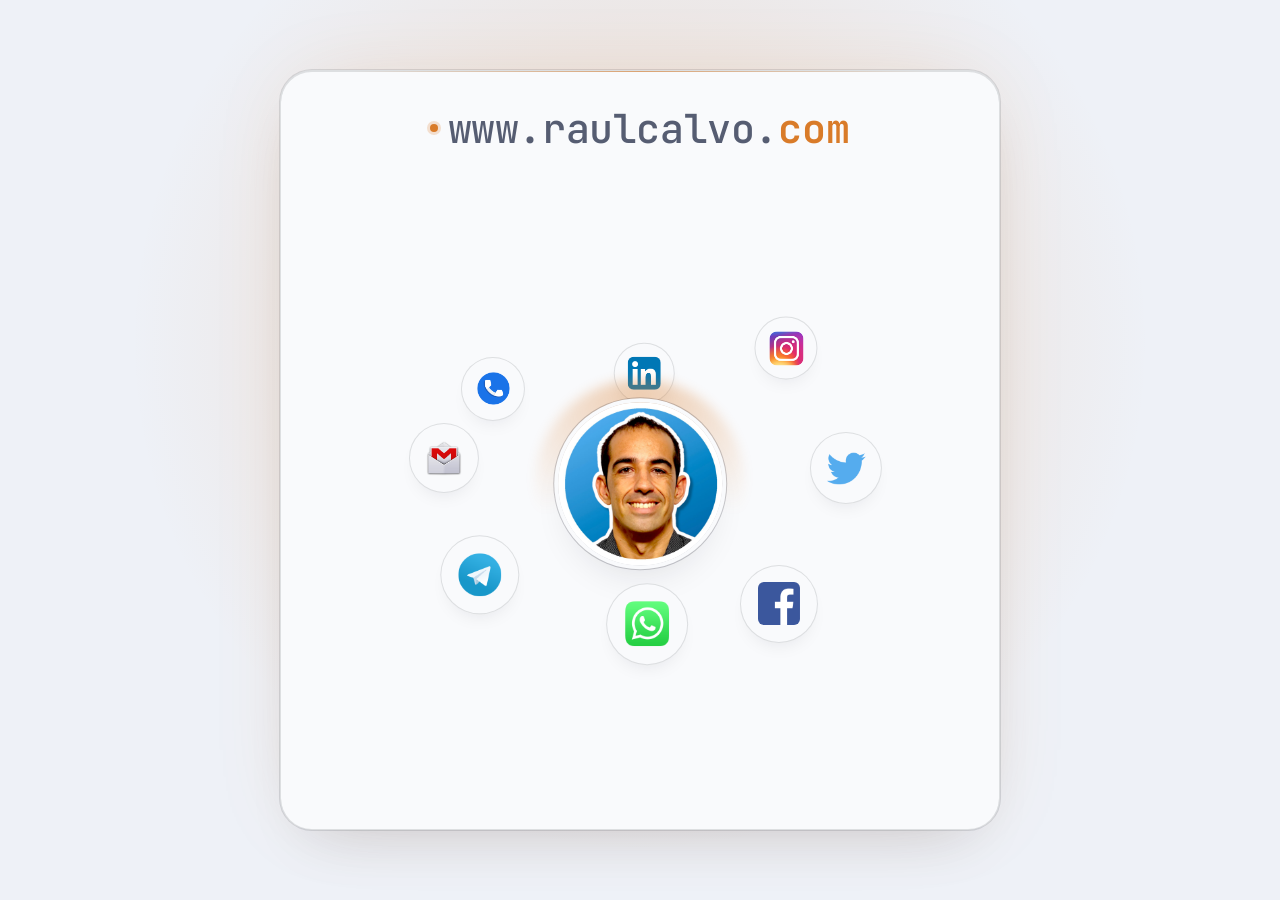
<file: index.html>
<!DOCTYPE html>
<html lang="es">
<head>
<meta charset="UTF-8">
<title>Raúl Calvo</title>
<meta name="viewport" content="width=device-width, initial-scale=1, viewport-fit=cover">
<meta name="description" content="Raúl Calvo — LinkedIn, Instagram, Facebook, Twitter, WhatsApp, Telegram, email, phone.">
<meta name="theme-color" content="#eef1f7">
<meta name="theme-color" content="#0b0d14" media="(prefers-color-scheme: dark)">

<link rel="apple-touch-icon" sizes="57x57" href="/favicons/apple-touch-icon-57x57.png">
<link rel="apple-touch-icon" sizes="60x60" href="/favicons/apple-touch-icon-60x60.png">
<link rel="apple-touch-icon" sizes="72x72" href="/favicons/apple-touch-icon-72x72.png">
<link rel="apple-touch-icon" sizes="76x76" href="/favicons/apple-touch-icon-76x76.png">
<link rel="apple-touch-icon" sizes="114x114" href="/favicons/apple-touch-icon-114x114.png">
<link rel="apple-touch-icon" sizes="120x120" href="/favicons/apple-touch-icon-120x120.png">
<link rel="apple-touch-icon" sizes="144x144" href="/favicons/apple-touch-icon-144x144.png">
<link rel="apple-touch-icon" sizes="152x152" href="/favicons/apple-touch-icon-152x152.png">
<link rel="apple-touch-icon" sizes="180x180" href="/favicons/apple-touch-icon-180x180.png">
<link rel="shortcut icon" href="/favicon.ico">
<link rel="icon" type="image/png" href="/favicons/favicon-32x32.png" sizes="32x32">
<link rel="icon" type="image/png" href="/favicons/android-chrome-192x192.png" sizes="192x192">
<link rel="icon" type="image/png" href="/favicons/favicon-96x96.png" sizes="96x96">
<link rel="icon" type="image/png" href="/favicons/favicon-16x16.png" sizes="16x16">
<link rel="manifest" href="/favicons/manifest.json">
<link rel="mask-icon" href="/favicons/safari-pinned-tab.svg" color="#d97b29">
<meta name="msapplication-TileColor" content="#d97b29">
<meta name="msapplication-TileImage" content="/favicons/mstile-144x144.png">

<link rel="preconnect" href="https://fonts.googleapis.com">
<link rel="preconnect" href="https://fonts.gstatic.com" crossorigin>
<link href="https://fonts.googleapis.com/css2?family=JetBrains+Mono:wght@400;500;600&family=Manrope:wght@500;600;700;800&display=swap" rel="stylesheet">

<!-- Motor del widget (foto + iconos orbitando + rayo), compartido con embed.html -->
<link rel="stylesheet" href="orbit.css">

<style>
  * { box-sizing: border-box; }

  html, body {
    height: 100%;
    margin: 0;
  }

  body {
    background: var(--paper);
    background-image: radial-gradient(circle at 50% 38%, var(--accent-soft), transparent 60%);
    color: var(--ink);
    font-family: 'Manrope', -apple-system, 'Segoe UI', sans-serif;
    display: flex;
    align-items: center;
    justify-content: center;
    height: 100dvh;
    overflow: hidden;
    padding: clamp(10px, 2.5vh, 28px);
  }

  .mono {
    font-family: 'JetBrains Mono', ui-monospace, 'Cascadia Code', 'SFMono-Regular', Consolas, monospace;
  }

  /* ---------- card frame ---------- */
  .card {
    position: relative;
    width: min(720px, 100%);
    height: min(100%, 760px);
    background: var(--surface);
    border: 1px solid var(--line);
    border-radius: clamp(20px, 4vw, 32px);
    box-shadow:
      0 1px 0 var(--line) inset,
      0 30px 60px -30px var(--shadow),
      0 0 0 1px var(--line),
      0 0 90px -30px var(--accent-soft);
    display: flex;
    flex-direction: column;
    padding: clamp(16px, 3.4vh, 34px) clamp(18px, 4vw, 40px);
    gap: clamp(6px, 1.6vh, 16px);
    overflow: hidden;
  }

  .card::before {
    content: "";
    position: absolute;
    top: 0; left: 10%; right: 10%;
    height: 1px;
    background: linear-gradient(90deg, transparent, var(--accent), transparent);
    opacity: 0.6;
  }

  /* ---------- top bar ---------- */
  .topbar {
    display: flex;
    align-items: center;
    justify-content: center;
    gap: 0.6em;
    flex: none;
  }

  .status-dot {
    width: 8px;
    height: 8px;
    border-radius: 50%;
    background: var(--accent);
    box-shadow: 0 0 0 3px var(--accent-soft);
    flex: none;
    animation: pulse 2.6s ease-in-out infinite;
  }

  .site-url {
    font-size: clamp(22px, 5.2vw, 40px);
    font-weight: 500;
    letter-spacing: -0.01em;
    color: var(--ink-soft);
  }

  /* ---------- domain switcher ---------- */
  .domain-switch {
    position: relative;
    display: inline-block;
  }

  /* El color distinto ya basta para indicar que es interactivo — sin
     icono de flecha. */
  .domain-btn {
    font: inherit;
    color: var(--accent);
    background: none;
    border: none;
    padding: 0;
    cursor: pointer;
    font-weight: 600;
  }

  .domain-menu {
    position: absolute;
    top: calc(100% + 10px);
    left: 50%;
    min-width: 88px;
    display: flex;
    flex-direction: column;
    gap: 2px;
    background: var(--surface);
    border: 1px solid var(--line);
    border-radius: 12px;
    box-shadow: 0 16px 32px -16px var(--shadow), 0 0 0 1px var(--line);
    padding: 6px;
    opacity: 0;
    visibility: hidden;
    pointer-events: none;
    transform: translateX(-50%) translateY(-4px);
    transition: opacity 0.15s ease, transform 0.15s ease, visibility 0.15s;
    z-index: 20;
  }

  .domain-switch.open .domain-menu {
    opacity: 1;
    visibility: visible;
    pointer-events: auto;
    transform: translateX(-50%) translateY(0);
  }

  .domain-option {
    padding: 6px 12px;
    border-radius: 8px;
    text-align: center;
    text-decoration: none;
    color: var(--ink-soft);
    font-size: 13px;
  }

  .domain-option:hover,
  .domain-option:focus-visible {
    background: var(--accent-soft);
    color: var(--ink);
    outline: none;
  }

  .domain-option.is-current {
    color: var(--accent);
    font-weight: 600;
  }

  /* .orbit ocupa el 100% de .orbit-wrap (definido en orbit.css); aquí
     solo se fija cómo encaja .orbit-wrap dentro de la tarjeta. */
  .orbit-wrap {
    flex: 1;
    min-height: 0;
  }

  @media (prefers-reduced-motion: reduce) {
    .status-dot { animation: none; }
  }
</style>
</head>
<body>
<script>
  (function(i,s,o,g,r,a,m){i['GoogleAnalyticsObject']=r;i[r]=i[r]||function(){
  (i[r].q=i[r].q||[]).push(arguments)},i[r].l=1*new Date();a=s.createElement(o),
  m=s.getElementsByTagName(o)[0];a.async=1;a.src=g;m.parentNode.insertBefore(a,m)
  })(window,document,'script','https://www.google-analytics.com/analytics.js','ga');

  ga('create', 'UA-55483070-2', 'auto');
  ga('send', 'pageview');
</script>

<main class="card">
  <div class="topbar">
    <span class="status-dot" aria-hidden="true"></span>
    <span class="site-url mono">www.raulcalvo.<span class="domain-switch" id="domainSwitch">
      <button type="button" class="domain-btn" id="domainBtn" aria-haspopup="true" aria-expanded="false" aria-controls="domainMenu">
        <span id="domainLabel">com</span>
      </button>
      <div class="domain-menu mono" id="domainMenu" role="menu">
        <a class="domain-option" role="menuitem" data-domain="com" href="https://www.raulcalvo.com">com</a>
        <a class="domain-option" role="menuitem" data-domain="cat" href="https://www.raulcalvo.cat">cat</a>
        <a class="domain-option" role="menuitem" data-domain="es" href="https://www.raulcalvo.es">es</a>
      </div>
    </span></span>
  </div>

  <div class="orbit-wrap">
    <div class="orbit">
      <svg class="orbit-lines" aria-hidden="true">
        <path id="trail" class="spark-trail" />
        <path id="branch0" class="spark-trail spark-branch" />
        <path id="branch1" class="spark-trail spark-branch" />
      </svg>

      <div class="hub">
        <img src="images/RaulCalvoProfile.jpg" alt="Foto de perfil de Raúl Calvo">
      </div>

      <span class="spark" id="spark" aria-hidden="true"></span>

      <a class="node" target="_blank" rel="noopener" href="https://www.linkedin.com/in/raulcalvotorrado/" aria-label="LinkedIn">
        <img src="images/linkedin.png" alt="" loading="lazy">
      </a>
      <a class="node" target="_blank" rel="noopener" href="https://www.instagram.com/raulcalvotorrado/" aria-label="Instagram">
        <img src="images/instagram.png" alt="" loading="lazy">
      </a>
      <a class="node" target="_blank" rel="noopener" href="http://www.twitter.com/raulcalvo" aria-label="Twitter">
        <img src="images/twitter.png" alt="" loading="lazy">
      </a>
      <a class="node" target="_blank" rel="noopener" href="http://www.facebook.com/raulcalvotorrado" aria-label="Facebook">
        <img src="images/facebook.png" alt="" loading="lazy">
      </a>
      <a class="node" target="_blank" rel="noopener" href="https://wa.me/34627010686" aria-label="WhatsApp">
        <img src="images/whatsapp.png" alt="" loading="lazy">
      </a>
      <a class="node" target="_blank" rel="noopener" href="https://t.me/raulcalvo" aria-label="Telegram">
        <img src="images/telegram.png" alt="" loading="lazy">
      </a>
      <a class="node" href="mailto:raulcalvo@gmail.com" aria-label="Email">
        <img src="images/raulcalvo@gmail.com.png" alt="" loading="lazy">
      </a>
      <a class="node" href="tel:+34627010686" aria-label="Phone">
        <img src="images/phone.png" alt="" loading="lazy">
      </a>
    </div>
  </div>
</main>

<script>
  // Desplegable de dominio: muestra el dominio real cuando es uno de los
  // soportados; si no (desarrollo local, file://, IP...), asume .com.
  (function () {
    var DOMAINS = ["com", "cat", "es"];
    var DEFAULT_DOMAIN = "com";
    var host = window.location.hostname.toLowerCase();
    var tld = host.substring(host.lastIndexOf(".") + 1);
    var domain = DOMAINS.indexOf(tld) !== -1 ? tld : DEFAULT_DOMAIN;

    document.getElementById("domainLabel").textContent = domain;
    document.querySelectorAll(".domain-option").forEach(function (opt) {
      if (opt.dataset.domain === domain) opt.classList.add("is-current");
    });

    var switchEl = document.getElementById("domainSwitch");
    var btn = document.getElementById("domainBtn");

    function closeMenu() {
      switchEl.classList.remove("open");
      btn.setAttribute("aria-expanded", "false");
    }
    function toggleMenu() {
      var isOpen = switchEl.classList.toggle("open");
      btn.setAttribute("aria-expanded", String(isOpen));
    }

    btn.addEventListener("click", function (e) {
      e.stopPropagation();
      toggleMenu();
    });
    document.addEventListener("click", function (e) {
      if (!switchEl.contains(e.target)) closeMenu();
    });
    document.addEventListener("keydown", function (e) {
      if (e.key === "Escape") closeMenu();
    });
  })();
</script>

<!-- Motor del widget (foto + iconos orbitando + rayo), compartido con embed.html -->
<script src="orbit.js"></script>
</body>
</html>
</file>
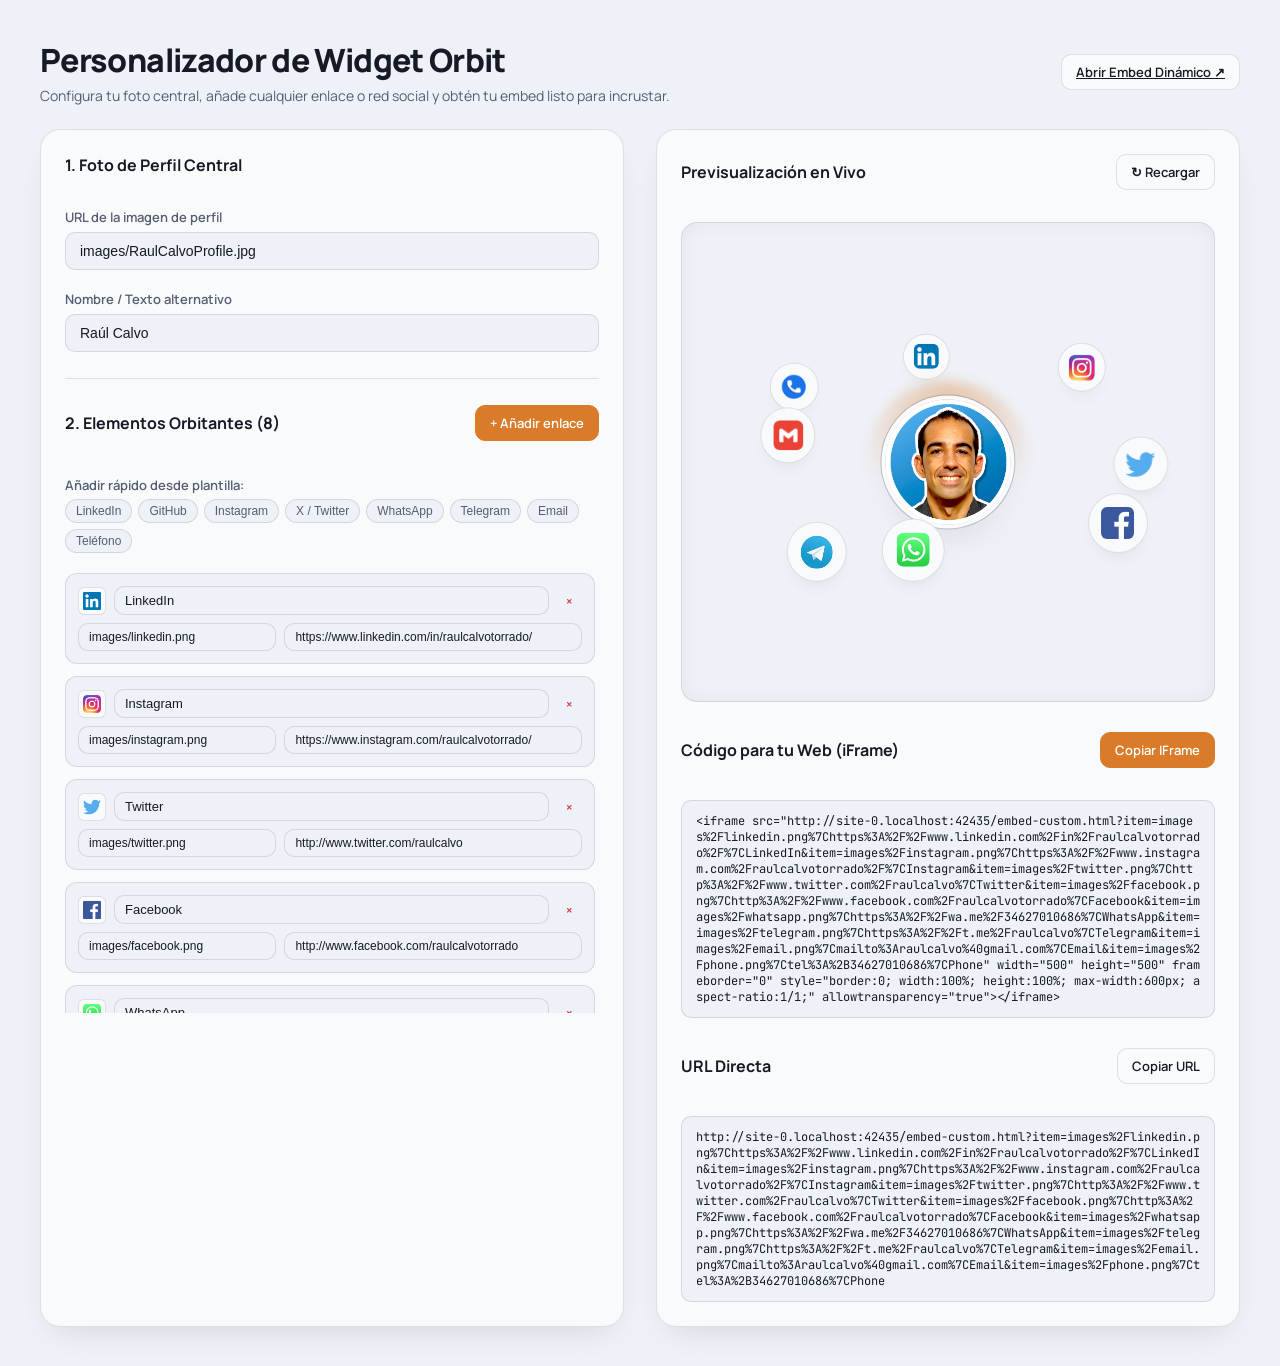
<file: builder.html>
<!DOCTYPE html>
<html lang="es">
<head>
<meta charset="UTF-8">
<title>Generador de Widget Orbit — Raúl Calvo</title>
<meta name="viewport" content="width=device-width, initial-scale=1, viewport-fit=cover">
<meta name="description" content="Configurador interactivo para personalizar tu widget orbit con foto de perfil y enlaces sociales.">
<link rel="shortcut icon" href="favicon.ico">
<link rel="icon" type="image/png" href="favicons/favicon-32x32.png" sizes="32x32">

<link rel="preconnect" href="https://fonts.googleapis.com">
<link rel="preconnect" href="https://fonts.gstatic.com" crossorigin>
<link href="https://fonts.googleapis.com/css2?family=JetBrains+Mono:wght@400;500;600&family=Manrope:wght@500;600;700;800&display=swap" rel="stylesheet">
<link rel="stylesheet" href="orbit.css">

<style>
  * { box-sizing: border-box; }

  body {
    margin: 0;
    min-height: 100vh;
    background: var(--paper);
    color: var(--ink);
    font-family: 'Manrope', -apple-system, 'Segoe UI', sans-serif;
    padding: clamp(16px, 3vw, 40px);
    display: flex;
    flex-direction: column;
    align-items: center;
  }

  .mono {
    font-family: 'JetBrains Mono', monospace;
  }

  .builder-container {
    width: 100%;
    max-width: 1200px;
    display: grid;
    grid-template-columns: 1fr 1fr;
    gap: 32px;
  }

  @media (max-width: 900px) {
    .builder-container {
      grid-template-columns: 1fr;
    }
  }

  header {
    width: 100%;
    max-width: 1200px;
    margin-bottom: 24px;
    display: flex;
    justify-content: space-between;
    align-items: center;
    flex-wrap: wrap;
    gap: 16px;
  }

  h1 {
    margin: 0;
    font-size: clamp(22px, 3vw, 32px);
    font-weight: 800;
    letter-spacing: -0.02em;
  }

  .subtitle {
    margin: 4px 0 0 0;
    color: var(--ink-soft);
    font-size: 14px;
  }

  .card-panel {
    background: var(--surface);
    border: 1px solid var(--line);
    border-radius: 20px;
    padding: 24px;
    box-shadow: 0 14px 34px -16px var(--shadow);
    display: flex;
    flex-direction: column;
    gap: 20px;
  }

  .section-title {
    font-size: 16px;
    font-weight: 700;
    margin: 0 0 12px 0;
    display: flex;
    align-items: center;
    justify-content: space-between;
  }

  .form-group {
    display: flex;
    flex-direction: column;
    gap: 6px;
  }

  label {
    font-size: 13px;
    font-weight: 600;
    color: var(--ink-soft);
  }

  input[type="text"], input[type="url"] {
    width: 100%;
    padding: 10px 14px;
    border-radius: 10px;
    border: 1px solid var(--line);
    background: var(--paper);
    color: var(--ink);
    font-size: 14px;
    transition: border-color 0.2s, box-shadow 0.2s;
  }

  input[type="text"]:focus, input[type="url"]:focus {
    outline: none;
    border-color: var(--accent);
    box-shadow: 0 0 0 3px var(--accent-soft);
  }

  .items-list {
    display: flex;
    flex-direction: column;
    gap: 12px;
    max-height: 440px;
    overflow-y: auto;
    padding-right: 4px;
  }

  .item-row {
    background: var(--paper);
    border: 1px solid var(--line);
    border-radius: 12px;
    padding: 12px;
    display: flex;
    flex-direction: column;
    gap: 8px;
    position: relative;
  }

  .item-row-header {
    display: flex;
    align-items: center;
    gap: 8px;
  }

  .item-icon-preview {
    width: 28px;
    height: 28px;
    border-radius: 6px;
    background: var(--surface);
    border: 1px solid var(--line);
    display: flex;
    align-items: center;
    justify-content: center;
    flex-shrink: 0;
    overflow: hidden;
  }

  .item-icon-preview img {
    width: 70%;
    height: 70%;
    object-fit: contain;
  }

  .item-inputs {
    display: grid;
    grid-template-columns: 1fr 1.5fr;
    gap: 8px;
    width: 100%;
  }

  .btn {
    cursor: pointer;
    font-family: inherit;
    font-size: 13px;
    font-weight: 600;
    padding: 8px 14px;
    border-radius: 10px;
    border: 1px solid var(--line);
    background: var(--surface);
    color: var(--ink);
    transition: background 0.2s, border-color 0.2s, transform 0.1s;
    display: inline-flex;
    align-items: center;
    justify-content: center;
    gap: 6px;
  }

  .btn:hover {
    background: var(--accent-soft);
    border-color: var(--accent);
    color: var(--ink);
  }

  .btn-accent {
    background: var(--accent);
    color: #fff;
    border-color: var(--accent);
  }

  .btn-accent:hover {
    background: var(--accent-bright);
    color: #fff;
  }

  .btn-danger {
    color: #dc3545;
    background: transparent;
    border-color: transparent;
    padding: 4px 8px;
  }

  .btn-danger:hover {
    background: rgba(220, 53, 69, 0.1);
    border-color: rgba(220, 53, 69, 0.3);
  }

  .presets-bar {
    display: flex;
    flex-wrap: wrap;
    gap: 6px;
    margin-top: 4px;
  }

  .preset-btn {
    padding: 4px 10px;
    font-size: 12px;
    border-radius: 20px;
    background: var(--paper);
    border: 1px solid var(--line);
    cursor: pointer;
    color: var(--ink-soft);
    transition: all 0.2s;
  }

  .preset-btn:hover {
    color: var(--ink);
    border-color: var(--accent);
    background: var(--accent-soft);
  }

  .preview-wrapper {
    position: sticky;
    top: 24px;
    display: flex;
    flex-direction: column;
    gap: 16px;
  }

  .preview-frame-container {
    width: 100%;
    height: 480px;
    background: var(--paper);
    border: 1px solid var(--line);
    border-radius: 16px;
    overflow: hidden;
    position: relative;
    box-shadow: inset 0 0 20px rgba(0,0,0,0.05);
  }

  .preview-frame-container iframe {
    width: 100%;
    height: 100%;
    border: none;
    background: transparent;
  }

  .code-output {
    position: relative;
    background: var(--paper);
    border: 1px solid var(--line);
    border-radius: 10px;
    padding: 12px 14px;
    font-size: 12px;
    word-break: break-all;
    user-select: all;
  }

  .copy-badge {
    position: absolute;
    top: 8px;
    right: 8px;
  }

  .copied-toast {
    display: none;
    color: #28a745;
    font-weight: 600;
    font-size: 12px;
    margin-left: 8px;
  }
</style>
</head>
<body>

<header>
  <div>
    <h1>Personalizador de Widget Orbit</h1>
    <p class="subtitle">Configura tu foto central, añade cualquier enlace o red social y obtén tu embed listo para incrustar.</p>
  </div>
  <a href="embed-custom.html" target="_blank" class="btn">Abrir Embed Dinámico &nearr;</a>
</header>

<main class="builder-container">
  <!-- Columna izquierda: Configuración -->
  <section class="card-panel">
    <div class="section-title">
      <span>1. Foto de Perfil Central</span>
    </div>
    
    <div class="form-group">
      <label for="inputAvatar">URL de la imagen de perfil</label>
      <input type="text" id="inputAvatar" value="images/RaulCalvoProfile.jpg" placeholder="https://ejemplo.com/tu-foto.jpg">
    </div>

    <div class="form-group">
      <label for="inputName">Nombre / Texto alternativo</label>
      <input type="text" id="inputName" value="Raúl Calvo" placeholder="Tu Nombre">
    </div>

    <hr style="border: 0; border-top: 1px solid var(--line); margin: 6px 0;">

    <div class="section-title">
      <span>2. Elementos Orbitantes (<span id="itemsCount">8</span>)</span>
      <button type="button" class="btn btn-accent" id="btnAddItem">+ Añadir enlace</button>
    </div>

    <div>
      <label>Añadir rápido desde plantilla:</label>
      <div class="presets-bar">
        <button type="button" class="preset-btn" data-preset="linkedin">LinkedIn</button>
        <button type="button" class="preset-btn" data-preset="github">GitHub</button>
        <button type="button" class="preset-btn" data-preset="instagram">Instagram</button>
        <button type="button" class="preset-btn" data-preset="twitter">X / Twitter</button>
        <button type="button" class="preset-btn" data-preset="whatsapp">WhatsApp</button>
        <button type="button" class="preset-btn" data-preset="telegram">Telegram</button>
        <button type="button" class="preset-btn" data-preset="email">Email</button>
        <button type="button" class="preset-btn" data-preset="phone">Teléfono</button>
      </div>
    </div>

    <div class="items-list" id="itemsList">
      <!-- Generado dinámicamente -->
    </div>
  </section>

  <!-- Columna derecha: Previsualización y Código -->
  <section class="preview-wrapper">
    <div class="card-panel">
      <div class="section-title">
        <span>Previsualización en Vivo</span>
        <button type="button" class="btn" id="btnRefreshPreview">&#8635; Recargar</button>
      </div>

      <div class="preview-frame-container">
        <iframe id="previewIframe" src="embed-custom.html" title="Widget Preview"></iframe>
      </div>

      <div class="section-title" style="margin-top: 10px;">
        <span>Código para tu Web (iFrame)</span>
        <button type="button" class="btn btn-accent" id="btnCopyIframe">Copiar IFrame</button>
      </div>
      <div class="code-output mono" id="iframeCodeOutput"></div>

      <div class="section-title" style="margin-top: 10px;">
        <span>URL Directa</span>
        <button type="button" class="btn" id="btnCopyUrl">Copiar URL</button>
      </div>
      <div class="code-output mono" id="urlCodeOutput"></div>
    </div>
  </section>
</main>

<script>
  (function () {
    var PRESET_DATA = {
      linkedin: { label: "LinkedIn", icon: "images/linkedin.png", url: "https://www.linkedin.com/in/" },
      github: { label: "GitHub", icon: "https://cdn.jsdelivr.net/npm/simple-icons@v9/icons/github.svg", url: "https://github.com/" },
      instagram: { label: "Instagram", icon: "images/instagram.png", url: "https://www.instagram.com/" },
      twitter: { label: "Twitter", icon: "images/twitter.png", url: "https://twitter.com/" },
      whatsapp: { label: "WhatsApp", icon: "images/whatsapp.png", url: "https://wa.me/34627010686" },
      telegram: { label: "Telegram", icon: "images/telegram.png", url: "https://t.me/raulcalvo" },
      email: { label: "Email", icon: "images/email.png", url: "mailto:raulcalvo@gmail.com" },
      phone: { label: "Phone", icon: "images/phone.png", url: "tel:+34627010686" }
    };

    var items = [
      { icon: "images/linkedin.png", url: "https://www.linkedin.com/in/raulcalvotorrado/", label: "LinkedIn" },
      { icon: "images/instagram.png", url: "https://www.instagram.com/raulcalvotorrado/", label: "Instagram" },
      { icon: "images/twitter.png", url: "http://www.twitter.com/raulcalvo", label: "Twitter" },
      { icon: "images/facebook.png", url: "http://www.facebook.com/raulcalvotorrado", label: "Facebook" },
      { icon: "images/whatsapp.png", url: "https://wa.me/34627010686", label: "WhatsApp" },
      { icon: "images/telegram.png", url: "https://t.me/raulcalvo", label: "Telegram" },
      { icon: "images/email.png", url: "mailto:raulcalvo@gmail.com", label: "Email" },
      { icon: "images/phone.png", url: "tel:+34627010686", label: "Phone" }
    ];

    var inputAvatar = document.getElementById("inputAvatar");
    var inputName = document.getElementById("inputName");
    var itemsList = document.getElementById("itemsList");
    var itemsCount = document.getElementById("itemsCount");
    var previewIframe = document.getElementById("previewIframe");
    var iframeCodeOutput = document.getElementById("iframeCodeOutput");
    var urlCodeOutput = document.getElementById("urlCodeOutput");

    function renderList() {
      itemsList.innerHTML = "";
      itemsCount.textContent = items.length;

      items.forEach(function (item, index) {
        var row = document.createElement("div");
        row.className = "item-row";

        row.innerHTML = `
          <div class="item-row-header">
            <div class="item-icon-preview">
              <img src="${item.icon || 'images/linkedin.png'}" onerror="this.style.opacity=0.3" alt="">
            </div>
            <input type="text" class="input-label" placeholder="Nombre / Red" value="${item.label || ''}" style="flex: 1; padding: 6px 10px; font-size: 13px;">
            <button type="button" class="btn btn-danger btn-delete" title="Eliminar">&times;</button>
          </div>
          <div class="item-inputs">
            <input type="text" class="input-icon" placeholder="URL Icono (png/svg)" value="${item.icon || ''}" style="padding: 6px 10px; font-size: 12px;">
            <input type="text" class="input-url" placeholder="URL Destino (https://...)" value="${item.url || ''}" style="padding: 6px 10px; font-size: 12px;">
          </div>
        `;

        // Eventos
        var inputLabel = row.querySelector(".input-label");
        var inputIcon = row.querySelector(".input-icon");
        var inputUrl = row.querySelector(".input-url");
        var iconImg = row.querySelector(".item-icon-preview img");

        inputLabel.addEventListener("input", function () {
          item.label = inputLabel.value;
          updatePreview();
        });

        inputIcon.addEventListener("input", function () {
          item.icon = inputIcon.value;
          iconImg.src = inputIcon.value;
          updatePreview();
        });

        inputUrl.addEventListener("input", function () {
          item.url = inputUrl.value;
          updatePreview();
        });

        row.querySelector(".btn-delete").addEventListener("click", function () {
          items.splice(index, 1);
          renderList();
          updatePreview();
        });

        itemsList.appendChild(row);
      });
    }

    var debounceTimer = null;
    function updatePreview() {
      clearTimeout(debounceTimer);
      debounceTimer = setTimeout(function () {
        var avatar = inputAvatar.value.trim();
        var name = inputName.value.trim();

        // Construir URL con parámetros
        var isDefault = (avatar === "images/RaulCalvoProfile.jpg" && name === "Raúl Calvo" && items.length === 8);
        
        var queryParams = new URLSearchParams();
        if (avatar && avatar !== "images/RaulCalvoProfile.jpg") queryParams.set("avatar", avatar);
        if (name && name !== "Raúl Calvo") queryParams.set("name", name);

        items.forEach(function (it) {
          if (it.icon || it.url) {
            queryParams.append("item", (it.icon || "") + "|" + (it.url || "") + "|" + (it.label || ""));
          }
        });

        var queryString = queryParams.toString();
        var targetUrl = queryString ? "embed-custom.html?" + queryString : "embed-custom.html";

        previewIframe.src = targetUrl;
        
        var fullAbsoluteUrl = window.location.origin + window.location.pathname.replace(/builder\.html.*$/i, "") + targetUrl;
        urlCodeOutput.textContent = fullAbsoluteUrl;

        var iframeSnippet = `<iframe src="${fullAbsoluteUrl}" width="500" height="500" frameborder="0" style="border:0; width:100%; height:100%; max-width:600px; aspect-ratio:1/1;" allowtransparency="true"></iframe>`;
        iframeCodeOutput.textContent = iframeSnippet;
      }, 250);
    }

    // Botón añadir
    document.getElementById("btnAddItem").addEventListener("click", function () {
      items.push({ icon: "images/linkedin.png", url: "https://", label: "Nuevo Enlace" });
      renderList();
      updatePreview();
    });

    // Presets
    document.querySelectorAll(".preset-btn").forEach(function (btn) {
      btn.addEventListener("click", function () {
        var p = PRESET_DATA[btn.dataset.preset];
        if (p) {
          items.push({ icon: p.icon, url: p.url, label: p.label });
          renderList();
          updatePreview();
        }
      });
    });

    inputAvatar.addEventListener("input", updatePreview);
    inputName.addEventListener("input", updatePreview);

    document.getElementById("btnRefreshPreview").addEventListener("click", function () {
      previewIframe.src = previewIframe.src;
    });

    function copyText(text, btn) {
      navigator.clipboard.writeText(text).then(function () {
        var originalText = btn.textContent;
        btn.textContent = "¡Copiado!";
        setTimeout(function () { btn.textContent = originalText; }, 1800);
      });
    }

    document.getElementById("btnCopyIframe").addEventListener("click", function () {
      copyText(iframeCodeOutput.textContent, this);
    });

    document.getElementById("btnCopyUrl").addEventListener("click", function () {
      copyText(urlCodeOutput.textContent, this);
    });

    renderList();
    updatePreview();
  })();
</script>
</body>
</html>
</file>
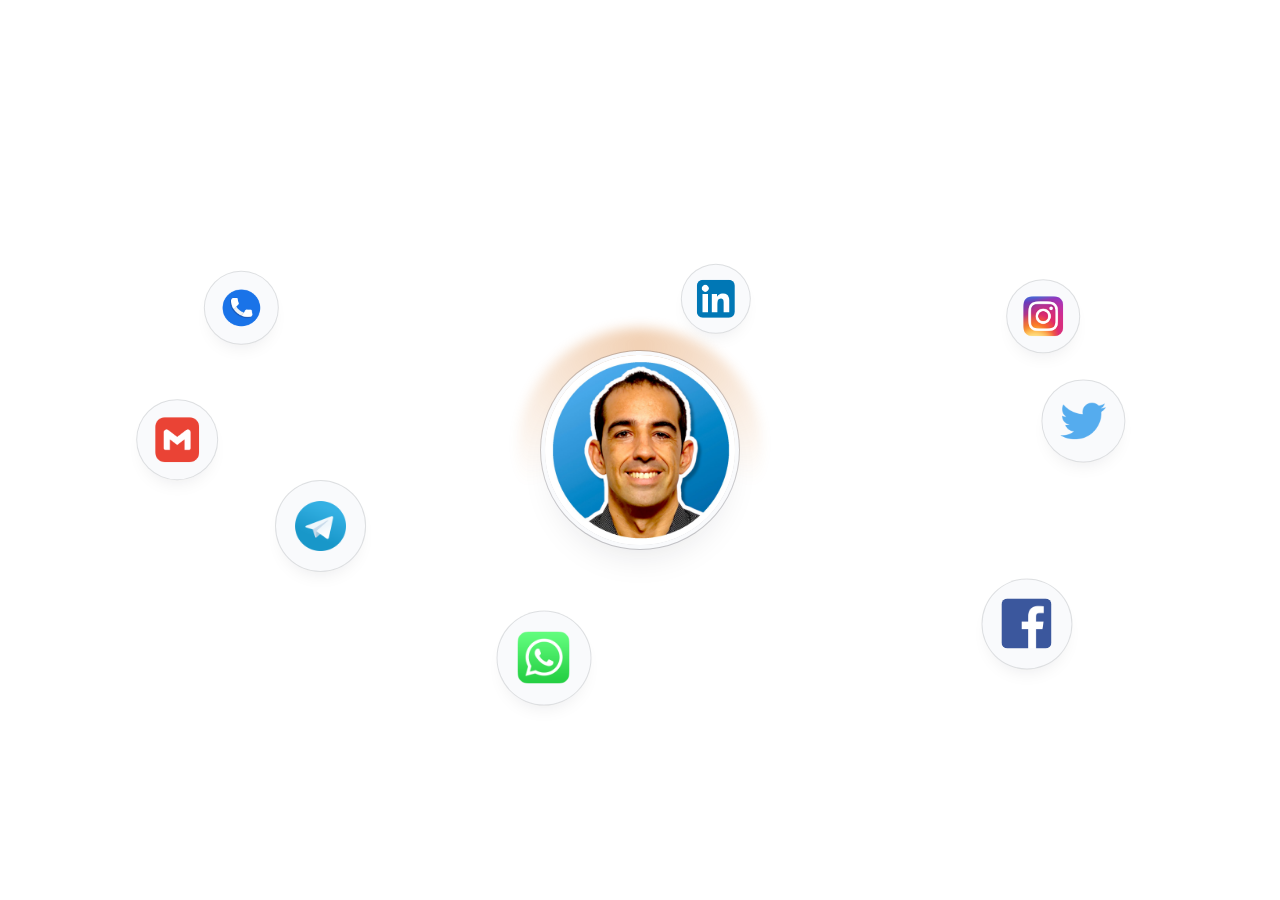
<file: embed-custom.html>
<!DOCTYPE html>
<html lang="es">
<head>
<meta charset="UTF-8">
<title id="pageTitle">Widget Orbit</title>
<meta name="viewport" content="width=device-width, initial-scale=1, viewport-fit=cover">
<meta name="robots" content="noindex">
<link rel="shortcut icon" href="favicon.ico">
<link rel="icon" type="image/png" href="favicons/favicon-32x32.png" sizes="32x32">

<!-- Motor visual del widget (foto + iconos orbitando + rayo) -->
<link rel="stylesheet" href="orbit.css">

<style>
  * { box-sizing: border-box; }

  html, body {
    height: 100%;
    margin: 0;
  }

  body {
    background: transparent;
    overflow: hidden;
  }

  .orbit-wrap {
    width: 100%;
    height: 100%;
  }
</style>
</head>
<body>
<div class="orbit-wrap">
  <div class="orbit" id="orbitContainer">
    <svg class="orbit-lines" aria-hidden="true">
      <path id="trail" class="spark-trail" />
      <path id="branch0" class="spark-trail spark-branch" />
      <path id="branch1" class="spark-trail spark-branch" />
    </svg>

    <div class="hub" id="hub">
      <img id="hubImg" src="images/RaulCalvoProfile.jpg" alt="Foto de perfil">
    </div>

    <span class="spark" id="spark" aria-hidden="true"></span>

    <!-- Los nodos (.node) se generan dinámicamente antes de inicializar orbit.js -->
  </div>
</div>

<script>
  (function () {
    // Configuración por defecto (idéntica a embed.html)
    var DEFAULT_AVATAR = "images/RaulCalvoProfile.jpg";
    var DEFAULT_NAME = "Raúl Calvo";
    var DEFAULT_ITEMS = [
      { icon: "images/linkedin.png", url: "https://www.linkedin.com/in/raulcalvotorrado/", label: "LinkedIn" },
      { icon: "images/instagram.png", url: "https://www.instagram.com/raulcalvotorrado/", label: "Instagram" },
      { icon: "images/twitter.png", url: "http://www.twitter.com/raulcalvo", label: "Twitter" },
      { icon: "images/facebook.png", url: "http://www.facebook.com/raulcalvotorrado", label: "Facebook" },
      { icon: "images/whatsapp.png", url: "https://wa.me/34627010686", label: "WhatsApp" },
      { icon: "images/telegram.png", url: "https://t.me/raulcalvo", label: "Telegram" },
      { icon: "images/email.png", url: "mailto:raulcalvo@gmail.com", label: "Email" },
      { icon: "images/phone.png", url: "tel:+34627010686", label: "Phone" }
    ];

    function safeUrl(url) {
      if (!url || typeof url !== "string") return "#";
      var trimmed = url.trim();
      // Permitir http, https, mailto, tel o rutas relativas
      if (/^(https?:\/\/|mailto:|tel:|\/|\.\/|[a-zA-Z0-9_\-\/]+\.[a-zA-Z0-9]+)/i.test(trimmed)) {
        return trimmed;
      }
      return "#";
    }

    function safeImgUrl(url) {
      if (!url || typeof url !== "string") return "";
      var trimmed = url.trim();
      if (/^(https?:\/\/|data:image\/|\/|\.\/|[a-zA-Z0-9_\-\/]+\.[a-zA-Z0-9]+)/i.test(trimmed)) {
        return trimmed;
      }
      return "";
    }

    function parseConfig() {
      var params = new URLSearchParams(window.location.search);
      var hash = window.location.hash.replace(/^#/, "");
      var hashParams = new URLSearchParams(hash);

      var avatar = params.get("avatar") || params.get("profile") || params.get("img") || hashParams.get("avatar") || "";
      var name = params.get("name") || params.get("alt") || hashParams.get("name") || "";
      var rawConfig = params.get("config") || hashParams.get("config") || "";
      var rawData = params.get("data") || hashParams.get("data") || "";

      var items = [];

      // 1. Intentar parsear Base64 (#data=... o ?data=...)
      if (rawData) {
        try {
          var decodedStr = atob(decodeURIComponent(rawData));
          var parsedData = JSON.parse(decodedStr);
          if (parsedData) {
            if (parsedData.avatar && !avatar) avatar = parsedData.avatar;
            if (parsedData.name && !name) name = parsedData.name;
            if (Array.isArray(parsedData.items)) items = parsedData.items;
          }
        } catch (e) {
          console.warn("No se pudo decodificar el parámetro data base64:", e);
        }
      }

      // 2. Intentar parsear JSON en config (?config=... o #config=...)
      if (rawConfig && items.length === 0) {
        try {
          var parsedConfig = JSON.parse(rawConfig);
          if (parsedConfig) {
            if (parsedConfig.avatar && !avatar) avatar = parsedConfig.avatar;
            if (parsedConfig.name && !name) name = parsedConfig.name;
            if (Array.isArray(parsedConfig.items)) items = parsedConfig.items;
          }
        } catch (e) {
          console.warn("No se pudo parsear el parámetro config JSON:", e);
        }
      }

      // 3. Intentar parsear parámetros repetidos 'item' o 'node' (ej: ?item=icon|url|label)
      if (items.length === 0) {
        var itemParams = params.getAll("item").concat(params.getAll("node")).concat(hashParams.getAll("item"));
        if (itemParams.length > 0) {
          items = itemParams.map(function (str) {
            var parts = str.split("|");
            return {
              icon: parts[0] || "",
              url: parts[1] || "",
              label: parts[2] || "",
              target: parts[3] || ""
            };
          }).filter(function (it) { return it.icon || it.url; });
        }
      }

      // 4. Intentar parsear parámetros indexados (icon1, url1, label1, icon2...)
      if (items.length === 0) {
        var idx = 1;
        while (params.has("icon" + idx) || params.has("url" + idx) || hashParams.has("icon" + idx)) {
          var icon = params.get("icon" + idx) || hashParams.get("icon" + idx) || "";
          var url = params.get("url" + idx) || hashParams.get("url" + idx) || "";
          var label = params.get("label" + idx) || hashParams.get("label" + idx) || ("Enlace " + idx);
          if (icon || url) {
            items.push({ icon: icon, url: url, label: label });
          }
          idx++;
        }
      }

      // Fallback a los valores por defecto si no se especificaron
      if (!avatar) avatar = DEFAULT_AVATAR;
      if (!name) name = DEFAULT_NAME;
      if (items.length === 0) items = DEFAULT_ITEMS;

      return {
        avatar: avatar,
        name: name,
        items: items
      };
    }

    var config = parseConfig();

    // Actualizar título y foto de perfil central
    var pageTitle = document.getElementById("pageTitle");
    if (pageTitle && config.name) {
      pageTitle.textContent = config.name + " — widget";
    }

    var hubImg = document.getElementById("hubImg");
    if (hubImg) {
      hubImg.src = safeImgUrl(config.avatar) || DEFAULT_AVATAR;
      hubImg.alt = config.name ? "Foto de perfil de " + config.name : "Foto de perfil";
    }

    // Inyectar nodos orbitantes en el contenedor
    var orbit = document.getElementById("orbitContainer");
    if (orbit) {
      config.items.forEach(function (item) {
        var a = document.createElement("a");
        a.className = "node";
        var href = safeUrl(item.url);
        a.href = href;

        if (item.label) {
          a.setAttribute("aria-label", item.label);
        }

        // Determinar target
        var isExternal = /^https?:\/\//i.test(href);
        var isSpecial = /^(mailto:|tel:)/i.test(href);
        if (item.target) {
          a.target = item.target;
        } else if (isExternal) {
          a.target = "_blank";
        }

        if (a.target === "_blank") {
          a.rel = "noopener";
        }

        var img = document.createElement("img");
        img.src = safeImgUrl(item.icon);
        img.alt = item.label || "";
        img.loading = "lazy";

        a.appendChild(img);
        orbit.appendChild(a);
      });
    }
  })();
</script>

<!-- Motor del widget (foto + iconos orbitando + rayo) -->
<script src="orbit.js"></script>
</body>
</html>
</file>
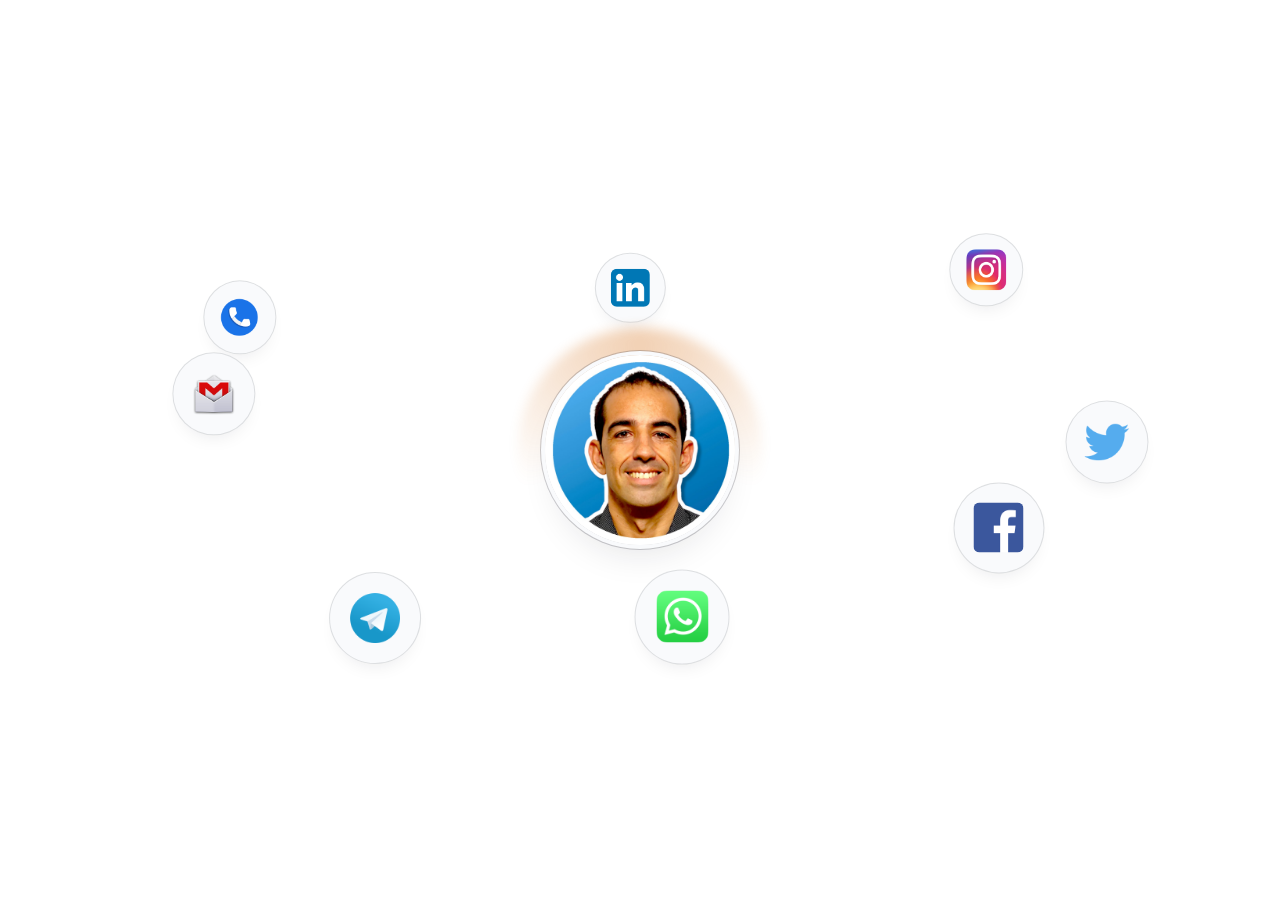
<file: embed.html>
<!DOCTYPE html>
<html lang="es">
<head>
<meta charset="UTF-8">
<title>Raúl Calvo — widget</title>
<meta name="viewport" content="width=device-width, initial-scale=1, viewport-fit=cover">
<meta name="robots" content="noindex">
<link rel="shortcut icon" href="/favicon.ico">
<link rel="icon" type="image/png" href="/favicons/favicon-32x32.png" sizes="32x32">

<!-- Motor del widget (foto + iconos orbitando + rayo), compartido con index.html -->
<link rel="stylesheet" href="orbit.css">

<style>
  /* Página mínima pensada para incrustarse en un <iframe> desde otra
     web: sin marco, sin título, fondo transparente para que se integre
     con el fondo de la página que la incruste. El widget en sí (foto +
     iconos) vive en orbit.css/orbit.js; aquí solo se le da todo el
     espacio disponible. */
  * { box-sizing: border-box; }

  html, body {
    height: 100%;
    margin: 0;
  }

  body {
    background: transparent;
    overflow: hidden;
  }

  .orbit-wrap {
    width: 100%;
    height: 100%;
  }
</style>
</head>
<body>
<div class="orbit-wrap">
  <div class="orbit">
    <svg class="orbit-lines" aria-hidden="true">
      <path id="trail" class="spark-trail" />
      <path id="branch0" class="spark-trail spark-branch" />
      <path id="branch1" class="spark-trail spark-branch" />
    </svg>

    <div class="hub">
      <img src="images/RaulCalvoProfile.jpg" alt="Foto de perfil de Raúl Calvo">
    </div>

    <span class="spark" id="spark" aria-hidden="true"></span>

    <a class="node" target="_blank" rel="noopener" href="https://www.linkedin.com/in/raulcalvotorrado/" aria-label="LinkedIn">
      <img src="images/linkedin.png" alt="" loading="lazy">
    </a>
    <a class="node" target="_blank" rel="noopener" href="https://www.instagram.com/raulcalvotorrado/" aria-label="Instagram">
      <img src="images/instagram.png" alt="" loading="lazy">
    </a>
    <a class="node" target="_blank" rel="noopener" href="http://www.twitter.com/raulcalvo" aria-label="Twitter">
      <img src="images/twitter.png" alt="" loading="lazy">
    </a>
    <a class="node" target="_blank" rel="noopener" href="http://www.facebook.com/raulcalvotorrado" aria-label="Facebook">
      <img src="images/facebook.png" alt="" loading="lazy">
    </a>
    <a class="node" target="_blank" rel="noopener" href="https://wa.me/34627010686" aria-label="WhatsApp">
      <img src="images/whatsapp.png" alt="" loading="lazy">
    </a>
    <a class="node" target="_blank" rel="noopener" href="https://t.me/raulcalvo" aria-label="Telegram">
      <img src="images/telegram.png" alt="" loading="lazy">
    </a>
    <a class="node" href="mailto:raulcalvo@gmail.com" aria-label="Email">
      <img src="images/raulcalvo@gmail.com.png" alt="" loading="lazy">
    </a>
    <a class="node" href="tel:+34627010686" aria-label="Phone">
      <img src="images/phone.png" alt="" loading="lazy">
    </a>
  </div>
</div>

<!-- Motor del widget (foto + iconos orbitando + rayo), compartido con index.html -->
<script src="orbit.js"></script>
</body>
</html>
</file>
<file: orbit.css>
/* ---------------------------------------------------------------
   Motor visual del widget "foto de perfil con iconos orbitando".
   Lo comparten index.html (dentro de la tarjeta de la web principal)
   y embed.html (pensado para incrustarse en otra página vía <iframe>).
   Define tanto los tokens de color (claro/oscuro) como los estilos del
   propio widget; cada página que lo use añade encima su propio "marco"
   (o ninguno, en el caso del embed).
   --------------------------------------------------------------- */

:root {
  --paper: #eef1f7;
  --surface: #f9fafc;
  --ink: #171a24;
  --ink-soft: #565d72;
  --line: rgba(23, 26, 36, 0.12);
  --line-strong: rgba(23, 26, 36, 0.22);
  --accent: #d97b29;
  --accent-soft: rgba(217, 123, 41, 0.22);
  --accent-muted: color-mix(in srgb, var(--accent) 55%, var(--ink-soft) 45%);
  --accent-bright: color-mix(in srgb, var(--accent) 65%, white 45%);
  --shadow: rgba(23, 26, 36, 0.16);
}

@media (prefers-color-scheme: dark) {
  :root {
    --paper: #0b0d14;
    --surface: #12141d;
    --ink: #eef1f7;
    --ink-soft: #9aa1b8;
    --line: rgba(238, 241, 247, 0.14);
    --line-strong: rgba(238, 241, 247, 0.26);
    --accent: #f0a34f;
    --accent-soft: rgba(240, 163, 79, 0.24);
    --shadow: rgba(0, 0, 0, 0.55);
  }
}

/* .orbit-wrap no se dimensiona aquí a propósito: cada página que use el
   widget decide cómo darle tamaño (como hijo flex en index.html, a
   pantalla completa del iframe en embed.html). .orbit siempre ocupa el
   100% de lo que le dé .orbit-wrap; el script (orbit.js) calcula dentro
   de él, según su relación de aspecto real, tanto la posición angular
   de cada icono como su tamaño, para que la órbita se adapte a
   cualquier forma de contenedor. */
.orbit {
  position: relative;
  width: 100%;
  height: 100%;
  --hub-size: 140px;
}

.orbit-lines {
  position: absolute;
  inset: 0;
  width: 100%;
  height: 100%;
  overflow: visible;
  z-index: 17;
  pointer-events: none; /* es solo decorativo: nunca debe robar clics a los iconos de abajo */
}

/* El rayo no existe visualmente en reposo: solo aparece "dibujándose"
   al ritmo de la chispa cuando se clica un enlace (ver orbit.js). */
.spark-trail {
  fill: none;
  stroke: var(--accent-bright);
  stroke-width: 1.4;
  stroke-linecap: round;
  filter: drop-shadow(0 0 3px var(--accent-bright));
  opacity: 0;
}

.spark-trail.active {
  opacity: 1;
}

.spark-branch {
  stroke-width: 1;
  opacity: 0;
}

.spark-branch.active {
  opacity: 0.8;
}

.hub {
  position: absolute;
  top: 50%;
  left: 50%;
  width: var(--hub-size);
  height: var(--hub-size);
  transform: translate(-50%, -50%);
  border-radius: 50%;
  z-index: 8;
}

.hub::before {
  content: "";
  position: absolute;
  inset: -14%;
  border-radius: 50%;
  background: conic-gradient(from 0deg, var(--accent), transparent 30%, transparent 70%, var(--accent));
  opacity: 0.35;
  filter: blur(6px);
  animation: orbit-spin 16s linear infinite;
}

.hub::after {
  content: "";
  position: absolute;
  inset: -35%;
  border-radius: 50%;
  background: radial-gradient(circle, var(--accent-bright), transparent 70%);
  opacity: 0;
  filter: blur(8px);
  pointer-events: none;
}

.hub.flash::after {
  animation: orbit-flashPulse 230ms ease-out;
}

.hub img {
  position: relative;
  width: 100%;
  height: 100%;
  border-radius: 50%;
  object-fit: cover;
  display: block;
  box-shadow: 0 0 0 4px var(--surface), 0 0 0 5px var(--line-strong), 0 20px 40px -18px var(--shadow);
}

/* La posición y el tamaño los fija orbit.js en cada frame (órbita
   elíptica con profundidad) mediante left/top/width/height directos —
   sin transición, para que el movimiento sea fluido y no "vaya a
   rastras" detrás de cada actualización. El transform solo se usa para
   el efecto de hover/flash (centrado + escala), que sí lleva transición. */
.node {
  position: absolute;
  left: 50%;
  top: 50%;
  transform: translate(-50%, -50%);
  border-radius: 50%;
  background: var(--surface);
  border: 1px solid var(--line);
  box-shadow: 0 10px 22px -14px var(--shadow);
  display: flex;
  align-items: center;
  justify-content: center;
  text-decoration: none;
  transition: transform 0.2s ease, box-shadow 0.2s ease, border-color 0.2s ease;
}

.node img {
  width: 56%;
  height: 56%;
  object-fit: contain;
  border-radius: 6px;
}

/* Hover/foco: mismo efecto, en un tono apagado — se reserva el color
   vivo (--accent-bright) para el destello del clic. */
.node:hover,
.node:focus-visible {
  transform: translate(-50%, -50%) scale(1.12);
  border-color: var(--accent-muted);
  box-shadow: 0 14px 26px -12px var(--shadow), 0 0 0 6px color-mix(in srgb, var(--accent-muted) 30%, transparent);
  outline: none;
}

.node:focus-visible {
  outline: 2px solid var(--accent-muted);
  outline-offset: 3px;
}

/* Destello brillante al clicar, justo cuando la chispa llega al nodo.
   Usa @keyframes (no transition) para que el pico de brillo aparezca al
   instante, en vez de ir "subiendo" y quedarse a medias en los ~130ms
   que dura la clase. */
.node.flash {
  animation: orbit-nodeFlash 130ms ease-out forwards;
}

@keyframes orbit-nodeFlash {
  0% {
    transform: translate(-50%, -50%) scale(1.18);
    border-color: var(--accent-bright);
    box-shadow: 0 0 0 10px color-mix(in srgb, var(--accent-bright) 55%, transparent),
      0 0 28px 6px var(--accent-bright),
      0 14px 26px -12px var(--shadow);
  }
  100% {
    transform: translate(-50%, -50%) scale(1.12);
    border-color: var(--accent-muted);
    box-shadow: 0 14px 26px -12px var(--shadow), 0 0 0 6px color-mix(in srgb, var(--accent-muted) 30%, transparent);
  }
}

/* Chispa que recorre el hilo entre la foto y el enlace clicado.
   Posición animada por transform (no left/top) para que el recorrido no
   fuerce cálculos de layout en cada fotograma. */
.spark {
  position: absolute;
  left: 0;
  top: 0;
  width: 11px;
  height: 11px;
  border-radius: 50%;
  background: var(--accent-bright);
  box-shadow: 0 0 10px 3px var(--accent-bright), 0 0 22px 8px var(--accent-soft);
  opacity: 0;
  pointer-events: none;
  z-index: 18;
}

.spark.active {
  opacity: 1;
}

@keyframes orbit-spin {
  to { transform: rotate(360deg); }
}

@keyframes orbit-flashPulse {
  0% { opacity: 1; }
  100% { opacity: 0; }
}

@media (prefers-reduced-motion: reduce) {
  .hub::before { animation: none; }
  .hub.flash::after { animation: none; opacity: 0.8; }
}
</file>
